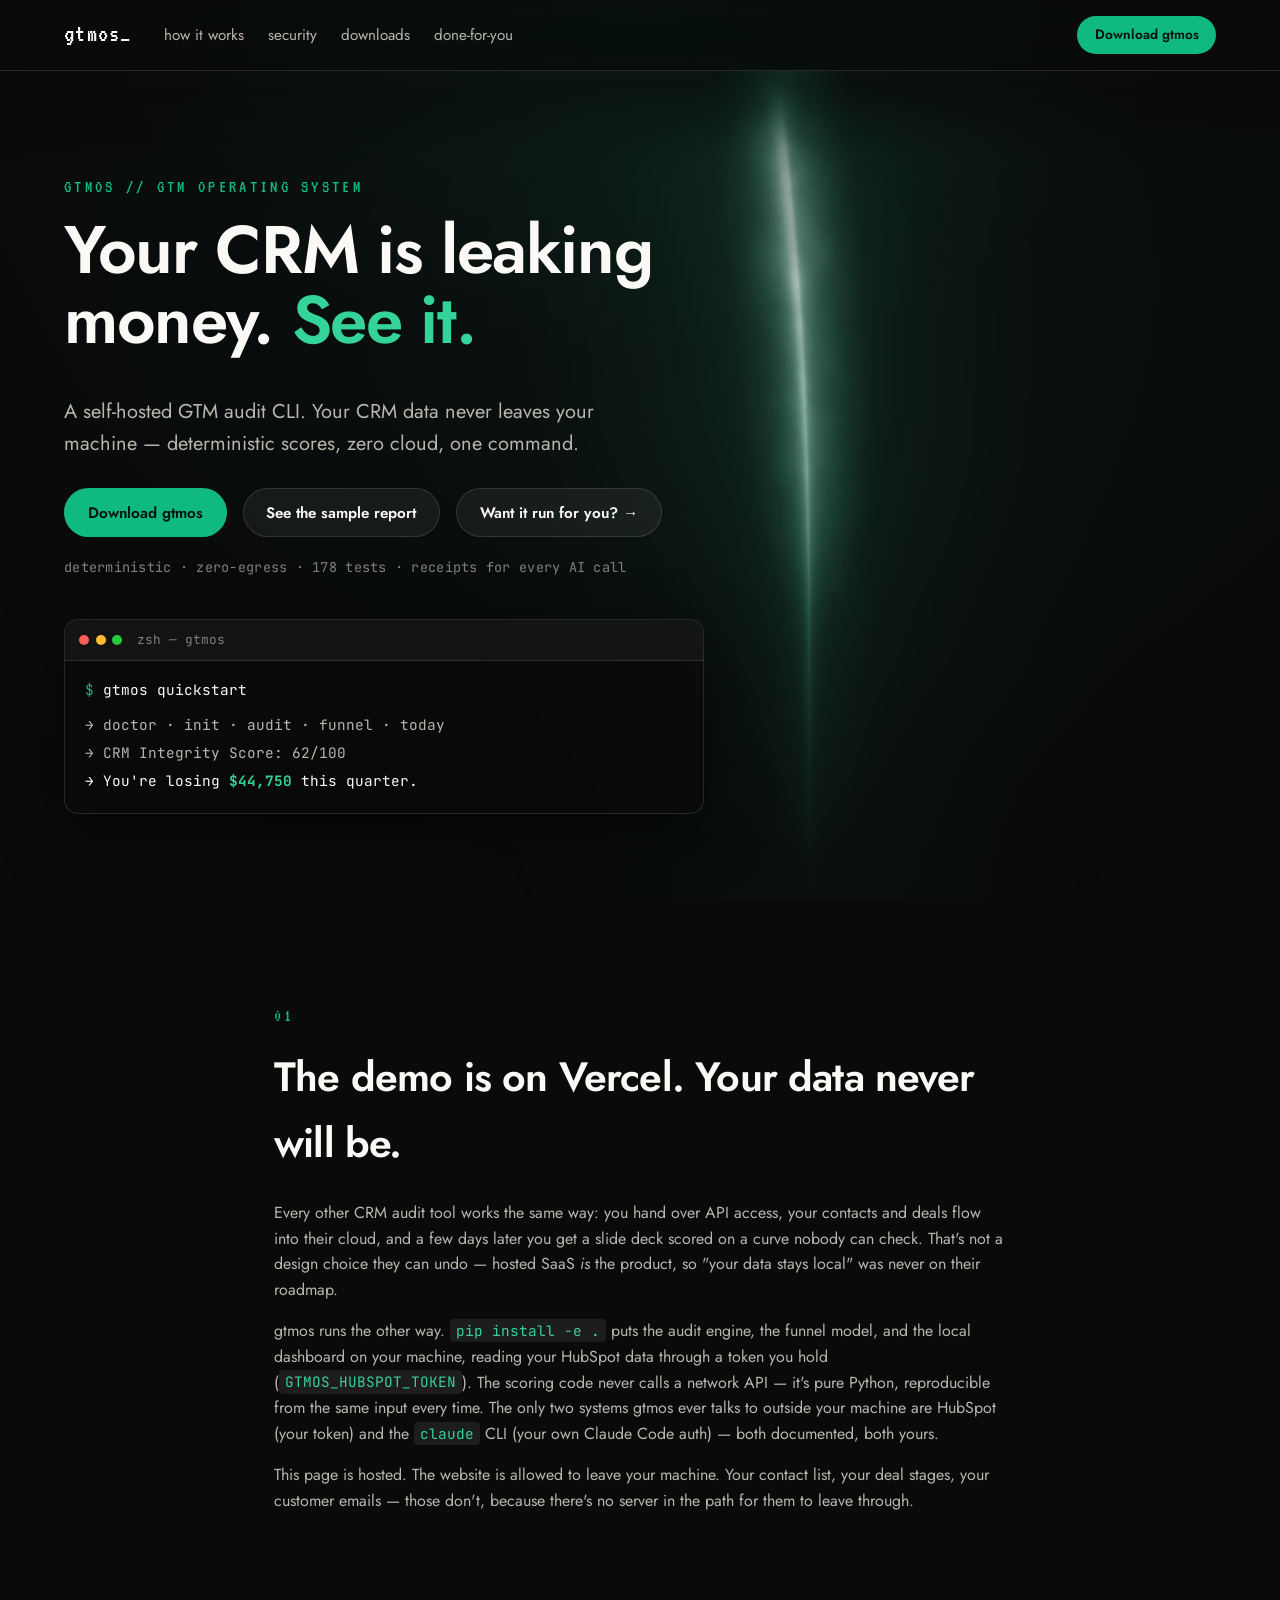
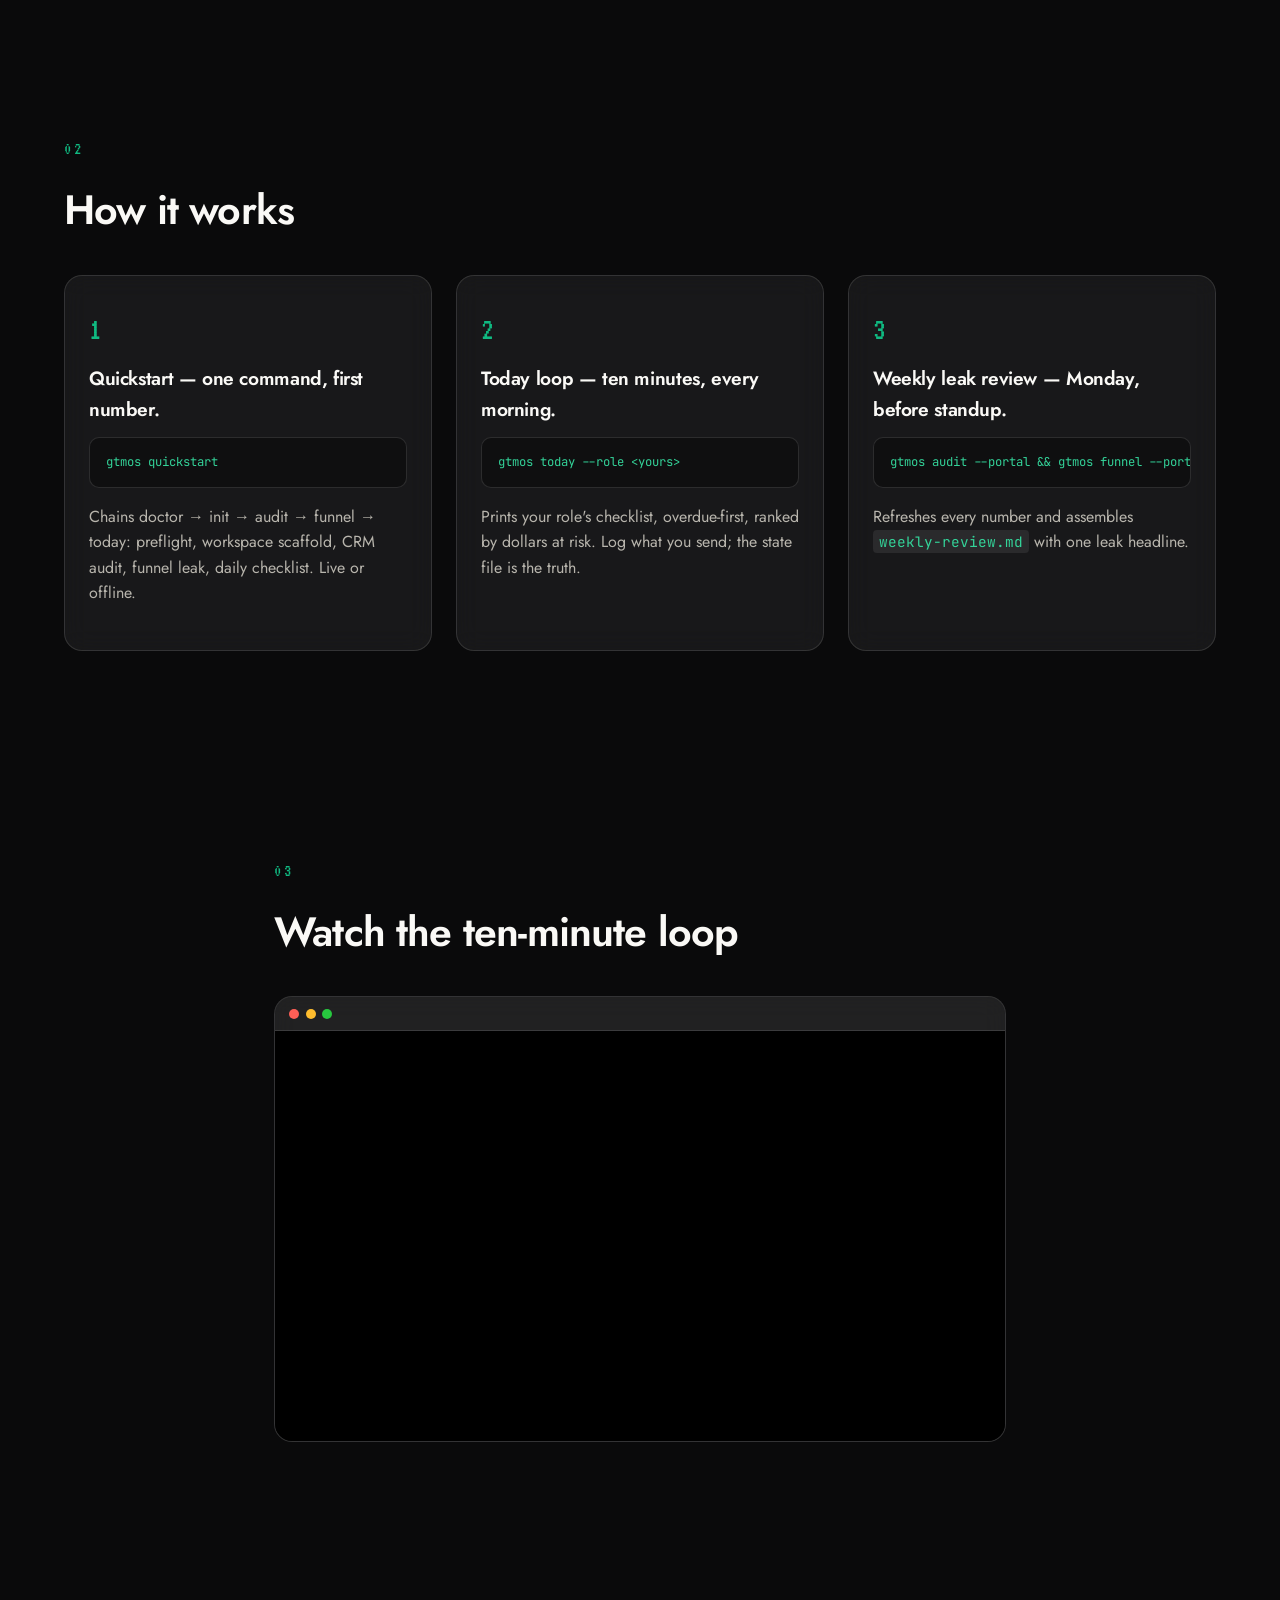
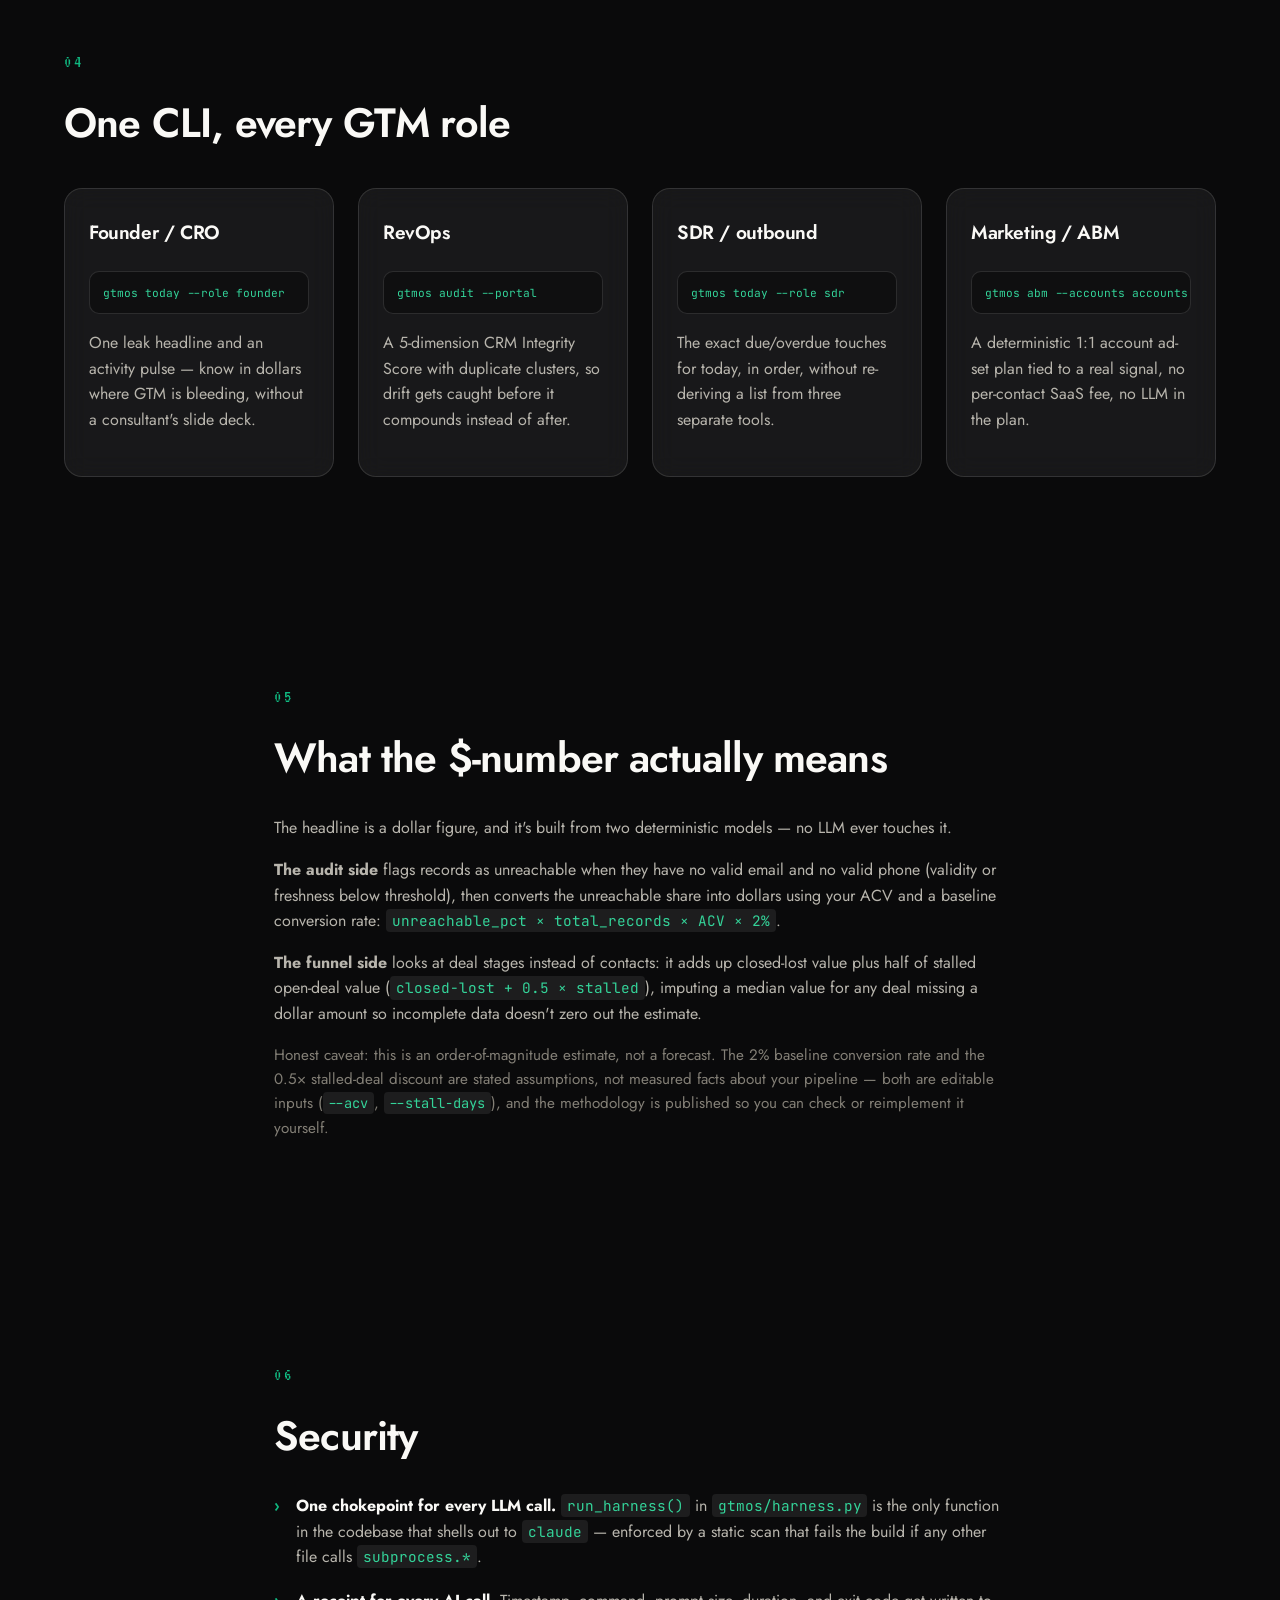
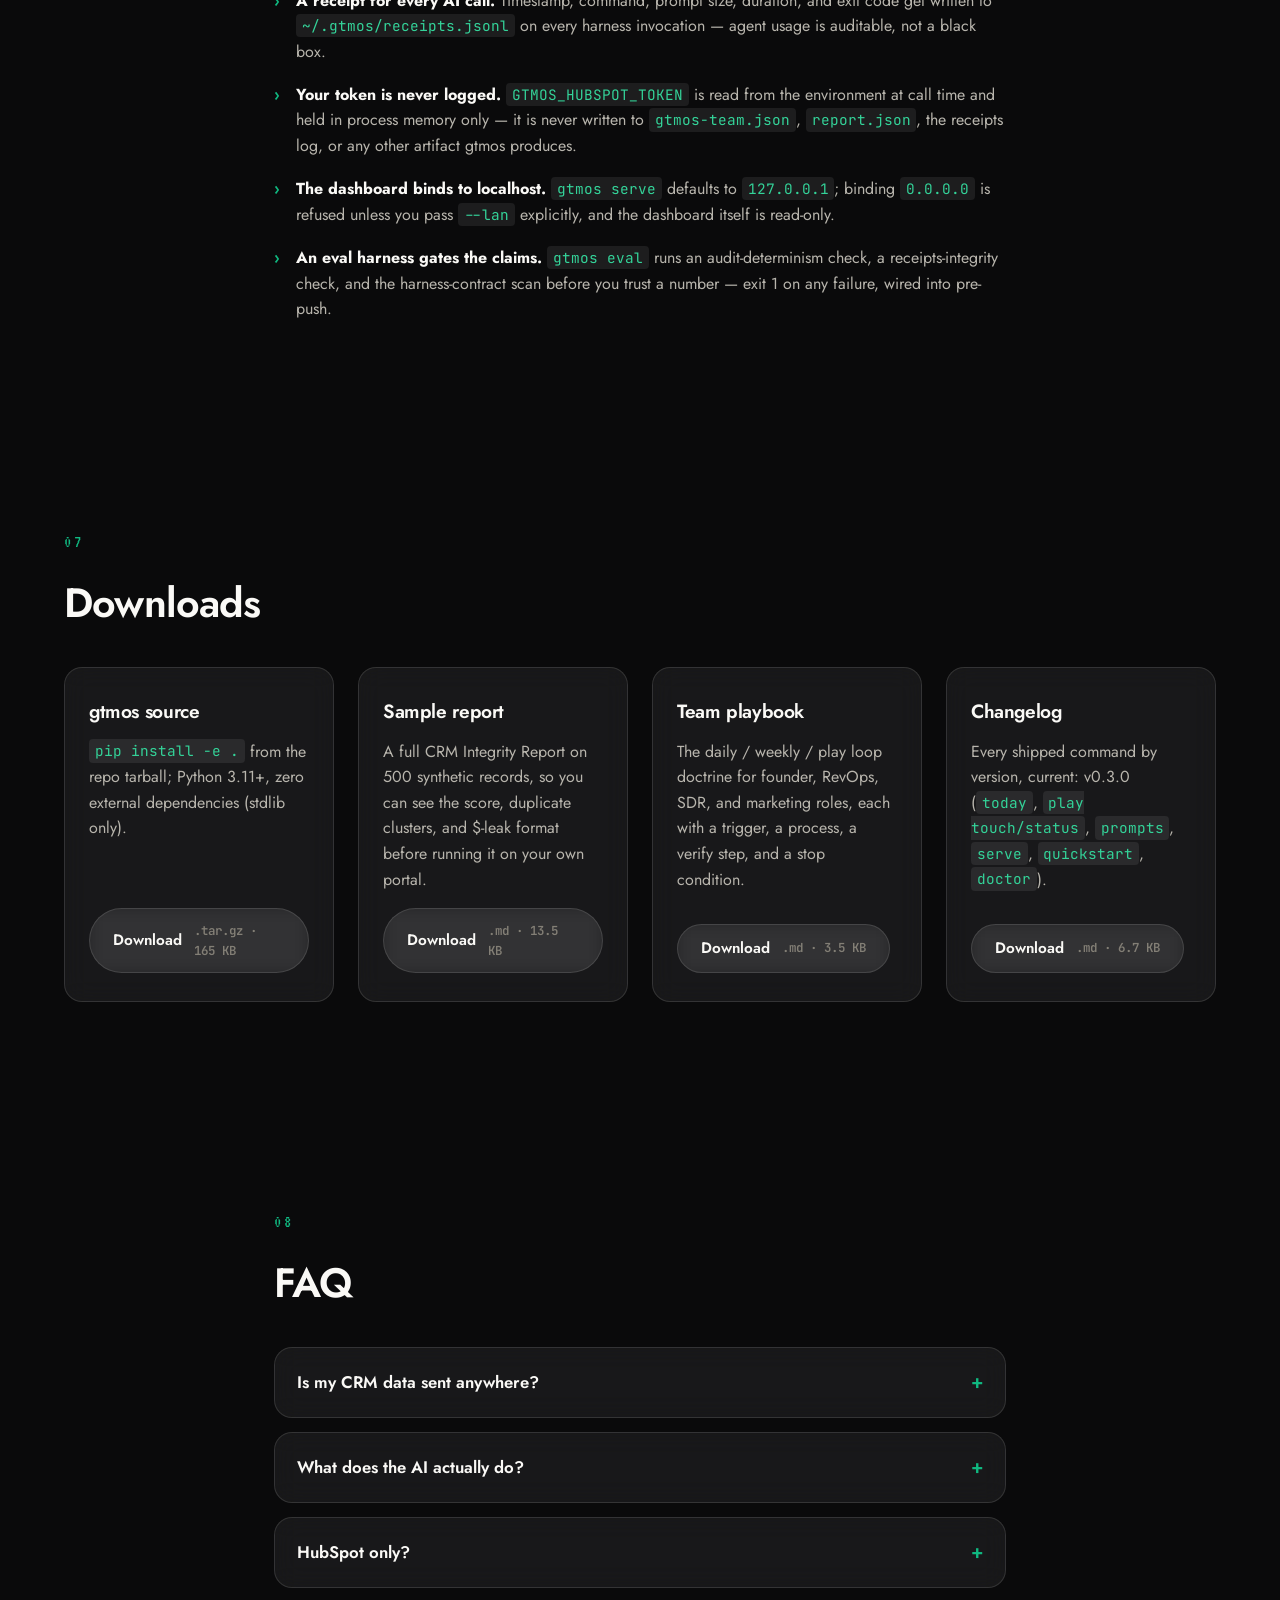
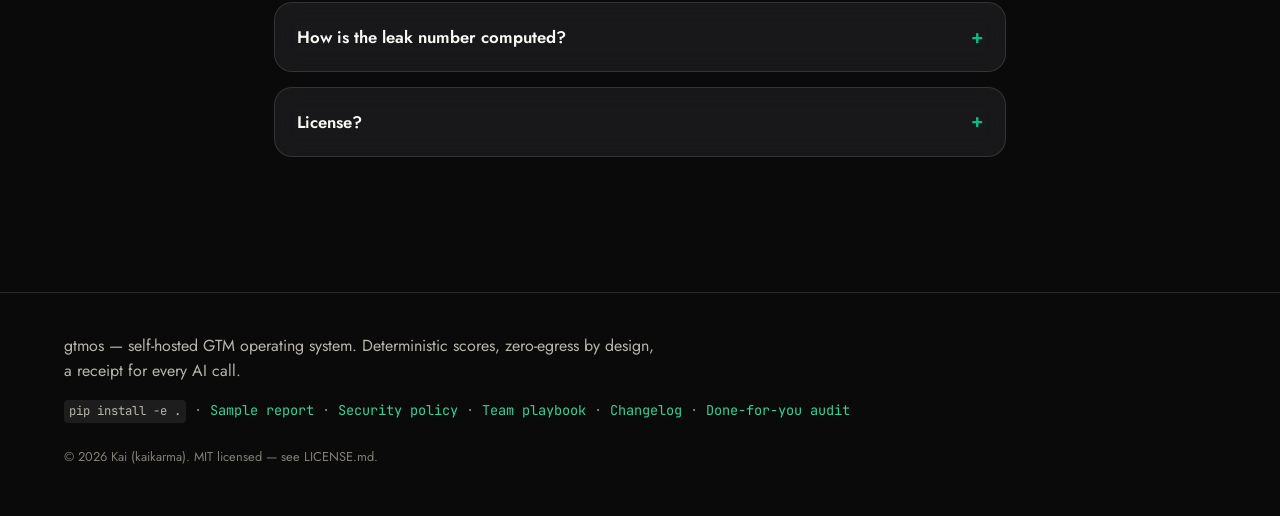
<file: gtmos/index.html>
<!DOCTYPE html>
<html lang="en">
<head>
<meta charset="UTF-8">
<meta name="viewport" content="width=device-width, initial-scale=1.0">
<title>gtmos — see where your CRM is leaking money</title>
<meta name="description" content="A self-hosted GTM audit CLI. Your CRM data never leaves your machine — deterministic scores, zero cloud, one command.">
<meta name="theme-color" content="#0a0a0b">

<meta property="og:title" content="gtmos — see where your CRM is leaking money">
<meta property="og:description" content="A self-hosted GTM audit CLI. Your CRM data never leaves your machine — deterministic scores, zero cloud, one command.">
<meta property="og:type" content="website">

<link rel="icon" type="image/svg+xml" href="./favicon.svg">

<link rel="preconnect" href="https://fonts.googleapis.com">
<link rel="preconnect" href="https://fonts.gstatic.com" crossorigin>
<link href="https://fonts.googleapis.com/css2?family=Jost:wght@400;600&family=VT323&family=JetBrains+Mono:wght@400;500&display=swap" rel="stylesheet">

<noscript><style>.reveal,.reveal .section-inner>*{opacity:1 !important;transform:none !important}</style></noscript>
  <link rel="stylesheet" href="./styles.css">
</head>
<body>

<a class="skip-link" href="#main">Skip to content</a>

<header class="nav" role="banner">
  <div class="nav-inner">
    <a class="nav-logo" href="#top">gtmos_</a>
    <nav class="nav-links" aria-label="Primary">
      <a href="#how-it-works">how it works</a>
      <a href="#security">security</a>
      <a href="#downloads">downloads</a>
      <a href="../">done-for-you</a>
    </nav>
    <a class="btn btn-primary nav-cta" href="#downloads">Download gtmos</a>
  </div>
</header>

<main id="main">

  <!-- HERO -->
  <section class="hero" id="top">
    <canvas id="laser-canvas" aria-hidden="true"></canvas>
    <div class="hero-fallback-glow" aria-hidden="true"></div>

    <div class="hero-inner">
      <p class="eyebrow">gtmos // gtm operating system</p>
      <h1 class="hero-headline">Your CRM is leaking money. <span class="accent-text">See it.</span></h1>
      <p class="hero-subhead">A self-hosted GTM audit CLI. Your CRM data never leaves your machine — deterministic scores, zero cloud, one command.</p>

      <div class="hero-ctas">
        <a class="btn btn-primary" href="./downloads/gtmos-0.3.0-source.tar.gz" download>Download gtmos</a>
        <a class="btn btn-ghost" href="./downloads/SAMPLE-REPORT.md" download>See the sample report</a>
        <a class="btn btn-ghost" href="../">Want it run for you? →</a>
      </div>

      <p class="trust-strip">deterministic <span aria-hidden="true">·</span> zero-egress <span aria-hidden="true">·</span> 178 tests <span aria-hidden="true">·</span> receipts for every AI call</p>

      <div class="terminal" role="img" aria-label="Terminal showing gtmos quickstart command and a leak estimate output">
        <div class="terminal-titlebar">
          <span class="dot dot-red"></span><span class="dot dot-yellow"></span><span class="dot dot-green"></span>
          <span class="terminal-title">zsh — gtmos</span>
        </div>
        <div class="terminal-body">
          <div class="terminal-line">
            <span class="prompt">$</span> <span id="typed-cmd" class="typed"></span><span id="cursor" class="cursor" aria-hidden="true">&#9608;</span>
          </div>
          <div id="terminal-output" class="terminal-output" hidden>
            <div class="out-line">→ doctor · init · audit · funnel · today</div>
            <div class="out-line">→ CRM Integrity Score: 62/100</div>
            <div class="out-line out-leak">→ You're losing <strong>$44,750</strong> this quarter.</div>
          </div>
        </div>
      </div>
    </div>
  </section>

  <!-- SECTION 2: hosted vs local -->
  <section class="section reveal" id="hosted-local">
    <div class="section-inner narrow">
      <p class="eyebrow">01</p>
      <h2>The demo is on Vercel. Your data never will be.</h2>
      <p>Every other CRM audit tool works the same way: you hand over API access, your contacts and deals flow into their cloud, and a few days later you get a slide deck scored on a curve nobody can check. That's not a design choice they can undo — hosted SaaS <em>is</em> the product, so "your data stays local" was never on their roadmap.</p>
      <p>gtmos runs the other way. <code>pip install -e .</code> puts the audit engine, the funnel model, and the local dashboard on your machine, reading your HubSpot data through a token you hold (<code>GTMOS_HUBSPOT_TOKEN</code>). The scoring code never calls a network API — it's pure Python, reproducible from the same input every time. The only two systems gtmos ever talks to outside your machine are HubSpot (your token) and the <code>claude</code> CLI (your own Claude Code auth) — both documented, both yours.</p>
      <p>This page is hosted. The website is allowed to leave your machine. Your contact list, your deal stages, your customer emails — those don't, because there's no server in the path for them to leave through.</p>
    </div>
  </section>

  <!-- SECTION 3: how it works -->
  <section class="section reveal" id="how-it-works">
    <div class="section-inner">
      <p class="eyebrow">02</p>
      <h2>How it works</h2>

      <div class="steps">
        <div class="step glass">
          <p class="step-num">1</p>
          <h3>Quickstart — one command, first number.</h3>
          <pre class="code-block"><code>gtmos quickstart</code></pre>
          <p>Chains doctor → init → audit → funnel → today: preflight, workspace scaffold, CRM audit, funnel leak, daily checklist. Live or offline.</p>
        </div>

        <div class="step glass">
          <p class="step-num">2</p>
          <h3>Today loop — ten minutes, every morning.</h3>
          <pre class="code-block"><code>gtmos today --role &lt;yours&gt;</code></pre>
          <p>Prints your role's checklist, overdue-first, ranked by dollars at risk. Log what you send; the state file is the truth.</p>
        </div>

        <div class="step glass">
          <p class="step-num">3</p>
          <h3>Weekly leak review — Monday, before standup.</h3>
          <pre class="code-block"><code>gtmos audit --portal &amp;&amp; gtmos funnel --portal &amp;&amp; gtmos eval &amp;&amp; gtmos weekly</code></pre>
          <p>Refreshes every number and assembles <code>weekly-review.md</code> with one leak headline.</p>
        </div>
      </div>
    </div>
  </section>

  <!-- DEMO VIDEO -->
  <section class="section reveal" id="demo">
    <div class="section-inner narrow">
      <p class="eyebrow">03</p>
      <h2>Watch the ten-minute loop</h2>
      <div class="browser-frame glass">
        <div class="browser-titlebar">
          <span class="dot dot-red"></span><span class="dot dot-yellow"></span><span class="dot dot-green"></span>
        </div>
        <div class="video-wrap">
          <video
            id="demo-video"
            src="./assets/gtmos-demo.mp4"
            muted
            loop
            playsinline
            preload="metadata"
            aria-label="gtmos demo: quickstart, today loop, and weekly leak review in the terminal"
          ></video>
        </div>
      </div>
    </div>
  </section>

  <!-- ROLE GRID -->
  <section class="section reveal" id="roles">
    <div class="section-inner">
      <p class="eyebrow">04</p>
      <h2>One CLI, every GTM role</h2>

      <div class="grid grid-4">
        <article class="card glass">
          <h3>Founder / CRO</h3>
          <pre class="code-block small"><code>gtmos today --role founder</code></pre>
          <p>One leak headline and an activity pulse — know in dollars where GTM is bleeding, without a consultant's slide deck.</p>
        </article>

        <article class="card glass">
          <h3>RevOps</h3>
          <pre class="code-block small"><code>gtmos audit --portal</code></pre>
          <p>A 5-dimension CRM Integrity Score with duplicate clusters, so drift gets caught before it compounds instead of after.</p>
        </article>

        <article class="card glass">
          <h3>SDR / outbound</h3>
          <pre class="code-block small"><code>gtmos today --role sdr</code></pre>
          <p>The exact due/overdue touches for today, in order, without re-deriving a list from three separate tools.</p>
        </article>

        <article class="card glass">
          <h3>Marketing / ABM</h3>
          <pre class="code-block small"><code>gtmos abm --accounts accounts.json --out ./abm-out</code></pre>
          <p>A deterministic 1:1 account ad-set plan tied to a real signal, no per-contact SaaS fee, no LLM in the plan.</p>
        </article>
      </div>
    </div>
  </section>

  <!-- LEAK MODEL -->
  <section class="section reveal" id="leak-model">
    <div class="section-inner narrow">
      <p class="eyebrow">05</p>
      <h2>What the $-number actually means</h2>
      <p>The headline is a dollar figure, and it's built from two deterministic models — no LLM ever touches it.</p>
      <p><strong>The audit side</strong> flags records as unreachable when they have no valid email and no valid phone (validity or freshness below threshold), then converts the unreachable share into dollars using your ACV and a baseline conversion rate: <code>unreachable_pct × total_records × ACV × 2%</code>.</p>
      <p><strong>The funnel side</strong> looks at deal stages instead of contacts: it adds up closed-lost value plus half of stalled open-deal value (<code>closed-lost + 0.5 × stalled</code>), imputing a median value for any deal missing a dollar amount so incomplete data doesn't zero out the estimate.</p>
      <p class="caveat">Honest caveat: this is an order-of-magnitude estimate, not a forecast. The 2% baseline conversion rate and the 0.5× stalled-deal discount are stated assumptions, not measured facts about your pipeline — both are editable inputs (<code>--acv</code>, <code>--stall-days</code>), and the methodology is published so you can check or reimplement it yourself.</p>
    </div>
  </section>

  <!-- SECURITY -->
  <section class="section reveal" id="security">
    <div class="section-inner narrow">
      <p class="eyebrow">06</p>
      <h2>Security</h2>
      <ul class="security-list">
        <li><strong>One chokepoint for every LLM call.</strong> <code>run_harness()</code> in <code>gtmos/harness.py</code> is the only function in the codebase that shells out to <code>claude</code> — enforced by a static scan that fails the build if any other file calls <code>subprocess.*</code>.</li>
        <li><strong>A receipt for every AI call.</strong> Timestamp, command, prompt size, duration, and exit code get written to <code>~/.gtmos/receipts.jsonl</code> on every harness invocation — agent usage is auditable, not a black box.</li>
        <li><strong>Your token is never logged.</strong> <code>GTMOS_HUBSPOT_TOKEN</code> is read from the environment at call time and held in process memory only — it is never written to <code>gtmos-team.json</code>, <code>report.json</code>, the receipts log, or any other artifact gtmos produces.</li>
        <li><strong>The dashboard binds to localhost.</strong> <code>gtmos serve</code> defaults to <code>127.0.0.1</code>; binding <code>0.0.0.0</code> is refused unless you pass <code>--lan</code> explicitly, and the dashboard itself is read-only.</li>
        <li><strong>An eval harness gates the claims.</strong> <code>gtmos eval</code> runs an audit-determinism check, a receipts-integrity check, and the harness-contract scan before you trust a number — exit 1 on any failure, wired into pre-push.</li>
      </ul>
    </div>
  </section>

  <!-- DOWNLOADS -->
  <section class="section reveal" id="downloads">
    <div class="section-inner">
      <p class="eyebrow">07</p>
      <h2>Downloads</h2>

      <div class="grid grid-4">
        <article class="card glass download-card">
          <h3>gtmos source</h3>
          <p><code>pip install -e .</code> from the repo tarball; Python 3.11+, zero external dependencies (stdlib only).</p>
          <a class="btn btn-ghost download-btn" href="./downloads/gtmos-0.3.0-source.tar.gz" download>
            Download <span class="filesize">.tar.gz · 165 KB</span>
          </a>
        </article>

        <article class="card glass download-card">
          <h3>Sample report</h3>
          <p>A full CRM Integrity Report on 500 synthetic records, so you can see the score, duplicate clusters, and $-leak format before running it on your own portal.</p>
          <a class="btn btn-ghost download-btn" href="./downloads/SAMPLE-REPORT.md" download>
            Download <span class="filesize">.md · 13.5 KB</span>
          </a>
        </article>

        <article class="card glass download-card">
          <h3>Team playbook</h3>
          <p>The daily / weekly / play loop doctrine for founder, RevOps, SDR, and marketing roles, each with a trigger, a process, a verify step, and a stop condition.</p>
          <a class="btn btn-ghost download-btn" href="./downloads/TEAM-PLAYBOOK.md" download>
            Download <span class="filesize">.md · 3.5 KB</span>
          </a>
        </article>

        <article class="card glass download-card">
          <h3>Changelog</h3>
          <p>Every shipped command by version, current: v0.3.0 (<code>today</code>, <code>play touch/status</code>, <code>prompts</code>, <code>serve</code>, <code>quickstart</code>, <code>doctor</code>).</p>
          <a class="btn btn-ghost download-btn" href="./downloads/CHANGELOG.md" download>
            Download <span class="filesize">.md · 6.7 KB</span>
          </a>
        </article>
      </div>
    </div>
  </section>

  <!-- FAQ -->
  <section class="section reveal" id="faq">
    <div class="section-inner narrow">
      <p class="eyebrow">08</p>
      <h2>FAQ</h2>

      <div class="faq-list">
        <details class="faq-item glass">
          <summary>Is my CRM data sent anywhere?</summary>
          <p>No. The audit and funnel engines run as plain Python on your machine and never make a network call. The only two systems gtmos talks to outside your machine are the HubSpot API (your own token) and the local <code>claude</code> CLI subprocess (your own Claude Code auth) — both are things you already hold, not a new vendor.</p>
        </details>

        <details class="faq-item glass">
          <summary>What does the AI actually do?</summary>
          <p>It never touches a score. LLM calls are limited to a handful of commands — <code>prospect</code>, <code>stalk</code>, <code>draft</code>, <code>brief</code>, and <code>play run --draft</code> — that draft outreach copy or research, all routed through one chokepoint (<code>run_harness()</code>) with a receipt written for every call. Audit, funnel, eval, weekly, and play planning are deterministic Python with no model in the loop.</p>
        </details>

        <details class="faq-item glass">
          <summary>HubSpot only?</summary>
          <p>Today, yes — the audit and funnel engines are built against HubSpot's contact/company and deal model. The scoring methodology itself is CRM-agnostic; other CRM adapters are on the roadmap, gated on a paying or piloting customer whose primary CRM isn't HubSpot.</p>
        </details>

        <details class="faq-item glass">
          <summary>How is the leak number computed?</summary>
          <p>Two published, deterministic formulas: on the audit side, <code>unreachable_pct × total_records × ACV × 2%</code>; on the funnel side, <code>closed-lost value + 0.5 × stalled open value</code> with median imputation for unvalued deals. Full methodology is documented, not a black box — you can check the math or reimplement it yourself.</p>
        </details>

        <details class="faq-item glass">
          <summary>License?</summary>
          <p>MIT. The source download and everything on this site are MIT-licensed: use, modify and redistribute freely.</p>
        </details>
      </div>
    </div>
  </section>

</main>

<footer class="footer" role="contentinfo">
  <div class="section-inner">
    <p class="footer-tagline">gtmos — self-hosted GTM operating system. Deterministic scores, zero-egress by design, a receipt for every AI call.</p>
    <p class="footer-links">
      <code>pip install -e .</code>
      <span aria-hidden="true">·</span>
      <a href="./downloads/SAMPLE-REPORT.md" download>Sample report</a>
      <span aria-hidden="true">·</span>
      <a href="#security">Security policy</a>
      <span aria-hidden="true">·</span>
      <a href="./downloads/TEAM-PLAYBOOK.md" download>Team playbook</a>
      <span aria-hidden="true">·</span>
      <a href="./downloads/CHANGELOG.md" download>Changelog</a>
      <span aria-hidden="true">·</span>
      <a href="../">Done-for-you audit</a>
    </p>
    <p class="footer-legal">© 2026 Kai (kaikarma). MIT licensed — see LICENSE.md.</p>
  </div>
</footer>

<script src="./laser.js"></script>
<script src="./main.js"></script>
</body>
</html>
</file>
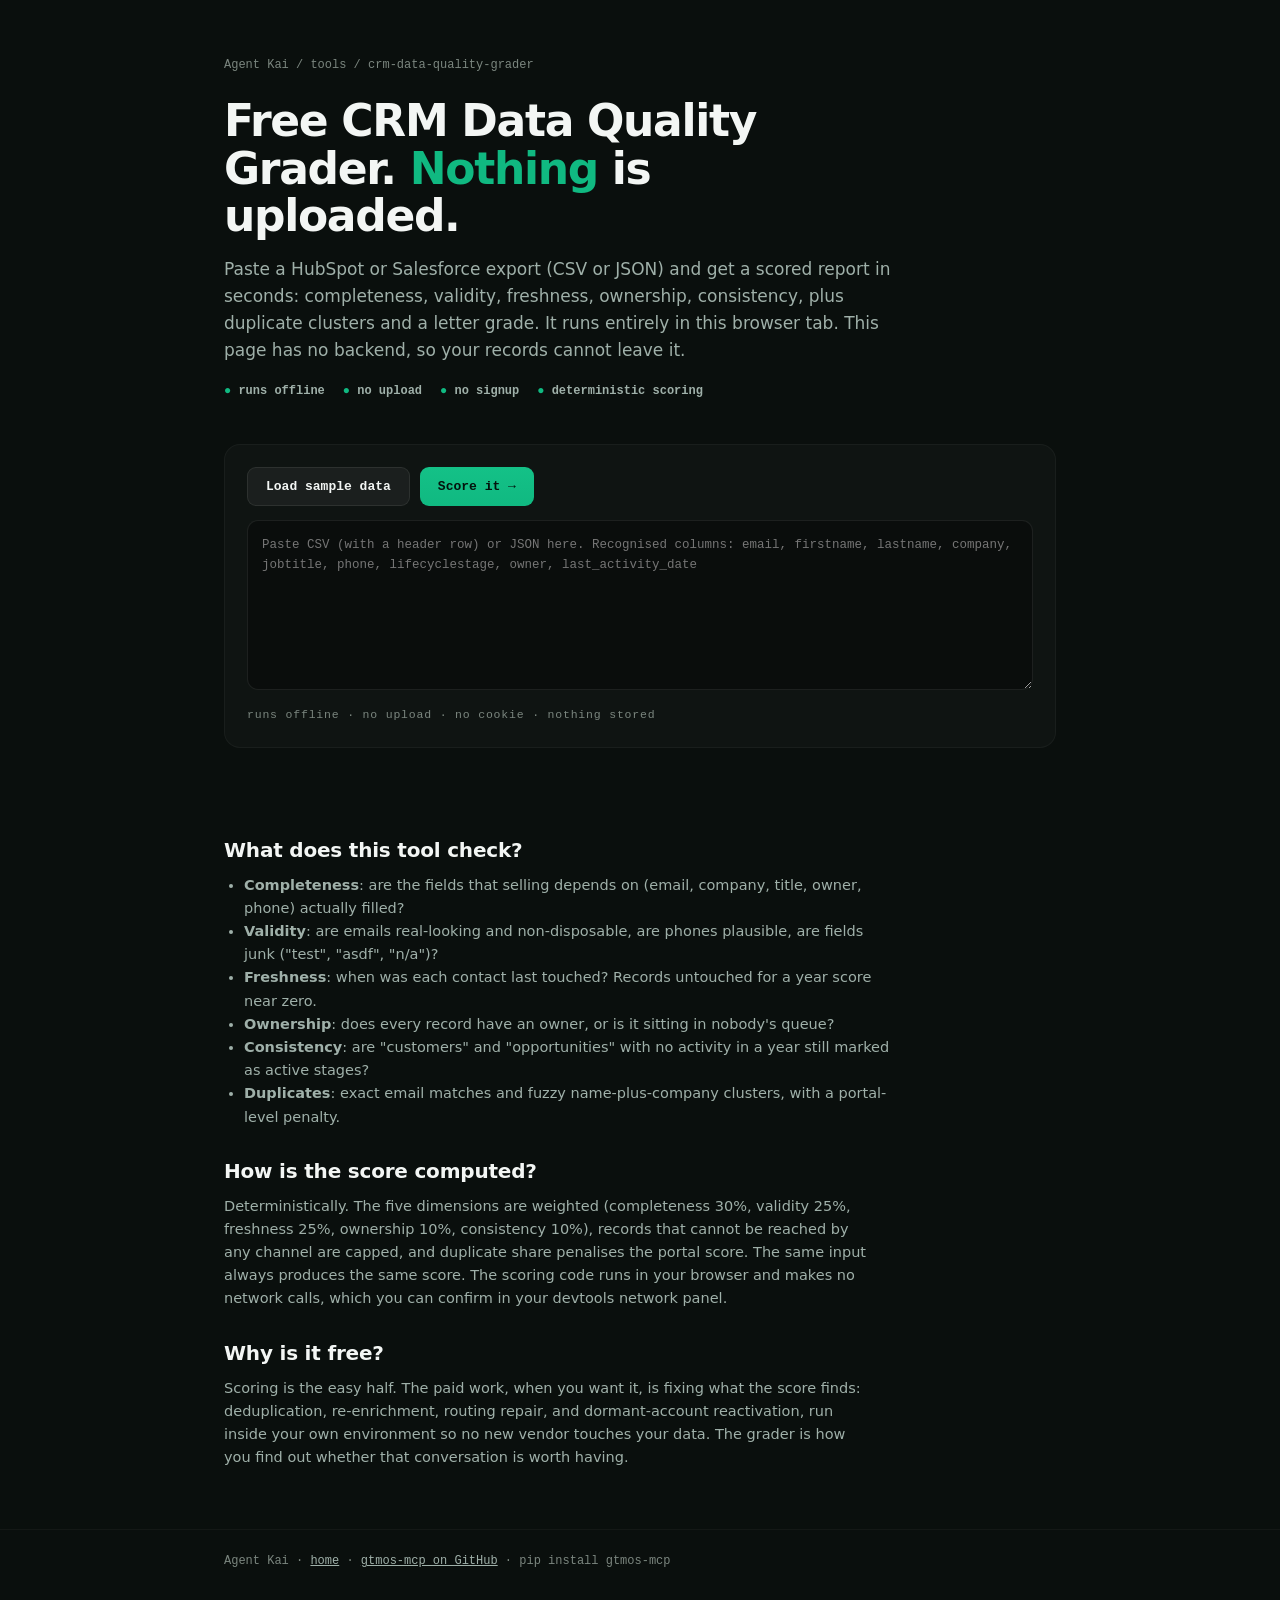
<file: tools/crm-data-quality-grader/index.html>
<!DOCTYPE html>
<html lang="en">
<head>
<meta charset="UTF-8" />
<meta name="viewport" content="width=device-width, initial-scale=1.0" />
<title>Free CRM Data Quality Grader - score your HubSpot or Salesforce export in your browser</title>
<meta name="description" content="Paste a CRM export and get a data quality score in seconds: completeness, validity, freshness, duplicates. Runs entirely in your browser. Nothing is uploaded." />
<meta name="robots" content="index, follow" />
<meta name="theme-color" content="#0a0f0d" />
<link rel="canonical" href="https://kai8karma.github.io/agentkai/tools/crm-data-quality-grader/" />
<meta property="og:type" content="website" />
<meta property="og:site_name" content="Agent Kai" />
<meta property="og:title" content="Free CRM Data Quality Grader" />
<meta property="og:description" content="Score your CRM export in your browser. Five dimensions, duplicate detection, letter grade. Nothing is uploaded." />
<meta property="og:url" content="https://kai8karma.github.io/agentkai/tools/crm-data-quality-grader/" />
<meta property="og:image" content="https://kai8karma.github.io/agentkai/og.png" />
<link rel="icon" type="image/svg+xml" href="../../favicon.svg" />
<script type="application/ld+json">
{"@context":"https://schema.org","@type":"WebApplication","name":"CRM Data Quality Grader","url":"https://kai8karma.github.io/agentkai/tools/crm-data-quality-grader/","applicationCategory":"BusinessApplication","operatingSystem":"Any (browser)","offers":{"@type":"Offer","price":"0","priceCurrency":"USD"},"description":"Free in-browser CRM data quality scorer: completeness, validity, freshness, ownership, consistency, duplicate clusters. No upload; data never leaves the browser.","publisher":{"@type":"Organization","name":"Agent Kai","url":"https://kai8karma.github.io/agentkai/"}}
</script>
<style>
:root{--bg:#0a0f0d;--panel:rgba(255,255,255,.025);--ink:#f3f6f4;--muted:#9fb0a9;--muted-2:#7b867f;--accent:#10b981;--accent-2:#93f0c9;--line:rgba(255,255,255,.08);--line-2:rgba(255,255,255,.04)}
*{margin:0;padding:0;box-sizing:border-box}
body{background:var(--bg);color:var(--ink);font-family:-apple-system,BlinkMacSystemFont,"SF Pro Display","SF Pro Text",Inter,"Segoe UI",system-ui,sans-serif;-webkit-font-smoothing:antialiased;line-height:1.6}
.mono{font-family:ui-monospace,"SF Mono","JetBrains Mono",monospace}
a{color:var(--accent-2)}
.wrap{max-width:880px;margin:0 auto;padding:0 24px}
header{padding:56px 0 8px}
.crumb{font-family:ui-monospace,monospace;font-size:12px;color:var(--muted-2);margin-bottom:22px}
.crumb a{color:var(--muted-2);text-decoration:none}
h1{font-weight:800;font-size:clamp(30px,5vw,44px);letter-spacing:-.03em;line-height:1.08;max-width:22ch}
h1 .hl{color:var(--accent)}
.lede{margin-top:16px;font-size:17px;font-weight:300;color:var(--muted);max-width:64ch}
.badges{margin-top:18px;display:flex;flex-wrap:wrap;gap:8px 18px;font-family:ui-monospace,monospace;font-size:12px;color:var(--muted-2)}
.badges b{color:var(--muted)}
.dot{color:var(--accent)}
.ad-shell{margin:34px 0;background:var(--panel);border:1px solid var(--line-2);border-radius:16px;padding:22px}
.ad-controls{display:flex;gap:10px;flex-wrap:wrap;margin-bottom:14px}
.btn{font-family:ui-monospace,monospace;font-weight:700;font-size:13px;padding:11px 18px;border-radius:9px;cursor:pointer;border:none;text-decoration:none;display:inline-flex;align-items:center;gap:8px}
.btn-primary{background:linear-gradient(180deg,#14c187,#10b981);color:#04130d}
.btn-ghost{background:rgba(255,255,255,.05);color:var(--ink);border:1px solid var(--line)}
#ad-input{width:100%;background:rgba(0,0,0,.32);color:var(--ink);border:1px solid var(--line);border-radius:11px;padding:14px;font-family:ui-monospace,monospace;font-size:12.5px;line-height:1.6;resize:vertical;min-height:150px}
#ad-input:focus{outline:none;border-color:var(--accent)}
.ad-note{font-size:11.5px;color:var(--muted-2);letter-spacing:.07em;margin-top:9px}
.ad-error{margin-top:12px;color:#ffb38a;font-size:14px}
.ad-headline{display:flex;gap:26px;align-items:center;flex-wrap:wrap;margin-top:20px;padding-top:18px;border-top:1px solid var(--line-2)}
.ad-score{display:flex;align-items:baseline;gap:9px}
.ad-score-val{font-size:46px;font-weight:700;color:var(--accent);letter-spacing:-.03em}
.ad-grade{font-size:20px;font-weight:800;color:var(--muted)}
.ad-facts p{font-size:13.5px;color:var(--muted);font-weight:300}
.ad-facts b{color:var(--ink)}
.ad-dims{margin-top:18px;display:flex;flex-direction:column;gap:8px}
.ad-dim{display:grid;grid-template-columns:104px 1fr 44px;align-items:center;gap:10px;font-size:13px}
.ad-dim-name{color:var(--muted)}
.ad-bar{height:6px;background:rgba(255,255,255,.07);border-radius:4px;overflow:hidden;display:block}
.ad-bar i{display:block;height:100%;background:var(--accent);border-radius:4px}
.ad-dim-val{color:var(--ink);text-align:right;font-size:12px}
.ad-table{width:100%;margin-top:20px;border-collapse:collapse;font-size:13px}
.ad-table th{text-align:left;font-size:10.5px;letter-spacing:.09em;text-transform:uppercase;color:var(--muted-2);font-weight:500;padding-bottom:8px;border-bottom:1px solid var(--line-2)}
.ad-table td{padding:8px 0;border-bottom:1px solid var(--line-2);color:var(--muted)}
.ad-proof{margin-top:16px;font-size:12.5px;color:var(--accent-2)}
#ad-after{margin-top:20px;padding-top:18px;border-top:1px solid var(--line-2)}
.ad-after-copy{font-size:14.5px;color:var(--muted);font-weight:300;max-width:62ch;margin-bottom:14px}
.ad-after-copy b{color:var(--ink)}
section.seo{padding:26px 0 60px}
section.seo h2{font-size:20px;font-weight:800;letter-spacing:-.01em;margin:26px 0 8px}
section.seo p,section.seo li{font-size:14.5px;color:var(--muted);font-weight:300;max-width:70ch}
section.seo ul{padding-left:20px;margin-top:6px}
footer{border-top:1px solid var(--line-2);padding:22px 0 40px;font-family:ui-monospace,monospace;font-size:12px;color:var(--muted-2)}
footer a{color:var(--muted)}
@media(max-width:600px){.ad-dim{grid-template-columns:86px 1fr 40px}.ad-score-val{font-size:38px}}
</style>
</head>
<body>
<header>
  <div class="wrap">
    <div class="crumb"><a href="../../">Agent Kai</a> / tools / crm-data-quality-grader</div>
    <h1>Free CRM Data Quality Grader. <span class="hl">Nothing</span> is uploaded.</h1>
    <p class="lede">Paste a HubSpot or Salesforce export (CSV or JSON) and get a scored report in seconds:
    completeness, validity, freshness, ownership, consistency, plus duplicate clusters and a letter grade.
    It runs entirely in this browser tab. This page has no backend, so your records cannot leave it.</p>
    <div class="badges">
      <span><span class="dot">●</span> <b>runs offline</b></span>
      <span><span class="dot">●</span> <b>no upload</b></span>
      <span><span class="dot">●</span> <b>no signup</b></span>
      <span><span class="dot">●</span> <b>deterministic scoring</b></span>
    </div>
  </div>
</header>

<main>
  <div class="wrap">
    <div class="ad-shell">
      <div class="ad-controls">
        <button class="btn btn-ghost" id="ad-sample" type="button">Load sample data</button>
        <button class="btn btn-primary" id="ad-run" type="button">Score it &rarr;</button>
      </div>
      <textarea id="ad-input" spellcheck="false" rows="7" placeholder="Paste CSV (with a header row) or JSON here. Recognised columns: email, firstname, lastname, company, jobtitle, phone, lifecyclestage, owner, last_activity_date"></textarea>
      <p class="ad-note mono">runs offline &middot; no upload &middot; no cookie &middot; nothing stored</p>
      <p class="ad-error" id="ad-error" hidden></p>
      <div id="ad-results" hidden></div>
      <div id="ad-after" hidden>
        <p class="ad-after-copy">That score is the free part. Fixing it is the work: deduplication, re-enrichment,
        routing repair, and a system your own Claude runs daily. <b>First 50 accounts audited free.</b>
        Or connect the same engine to your live CRM through your own Claude: <span class="mono">pip install gtmos-mcp</span></p>
        <a class="btn btn-primary" href="mailto:kai8karma@gmail.com?subject=Free%20pipeline%20audit&body=Hi%20Kai%2C%20I%20ran%20the%20browser%20grader.%20Score%3A%20%5Bpaste%5D.%20CRM%3A%20%5BHubSpot%2FSalesforce%5D.%20Team%20size%3A%20%5B%5D.">Get the full audit free &rarr;</a>
        <a class="btn btn-ghost" href="https://github.com/Kai8karma/gtmos-mcp">See the engine on GitHub &rarr;</a>
      </div>
    </div>

    <section class="seo">
      <h2>What does this tool check?</h2>
      <ul>
        <li><b>Completeness</b>: are the fields that selling depends on (email, company, title, owner, phone) actually filled?</li>
        <li><b>Validity</b>: are emails real-looking and non-disposable, are phones plausible, are fields junk ("test", "asdf", "n/a")?</li>
        <li><b>Freshness</b>: when was each contact last touched? Records untouched for a year score near zero.</li>
        <li><b>Ownership</b>: does every record have an owner, or is it sitting in nobody's queue?</li>
        <li><b>Consistency</b>: are "customers" and "opportunities" with no activity in a year still marked as active stages?</li>
        <li><b>Duplicates</b>: exact email matches and fuzzy name-plus-company clusters, with a portal-level penalty.</li>
      </ul>
      <h2>How is the score computed?</h2>
      <p>Deterministically. The five dimensions are weighted (completeness 30%, validity 25%, freshness 25%,
      ownership 10%, consistency 10%), records that cannot be reached by any channel are capped, and duplicate
      share penalises the portal score. The same input always produces the same score. The scoring code runs
      in your browser and makes no network calls, which you can confirm in your devtools network panel.</p>
      <h2>Why is it free?</h2>
      <p>Scoring is the easy half. The paid work, when you want it, is fixing what the score finds:
      deduplication, re-enrichment, routing repair, and dormant-account reactivation, run inside your own
      environment so no new vendor touches your data. The grader is how you find out whether that
      conversation is worth having.</p>
    </section>
  </div>
</main>

<footer>
  <div class="wrap">Agent Kai &middot; <a href="../../">home</a> &middot; <a href="https://github.com/Kai8karma/gtmos-mcp">gtmos-mcp on GitHub</a> &middot; <span class="mono">pip install gtmos-mcp</span></div>
</footer>

<script src="grader.js" defer></script>
</body>
</html>
</file>
<file: gtmos/styles.css>
/* gtmos landing — terminal OS meets premium glass */

:root {
  --bg: #0a0a0b;
  --bg-soft: #121110;
  --fg: #faf9f6;
  --fg-dim: #b8b5ad;
  --fg-faint: #837f76;
  --emerald: #10B981;
  --emerald-bright: #34d399;
  --glass-bg: rgba(255, 255, 255, 0.06);
  --glass-bg-strong: rgba(255, 255, 255, 0.1);
  --glass-border: rgba(255, 255, 255, 0.12);
  --radius: 18px;
  --font-head: 'Jost', sans-serif;
  --font-label: 'VT323', monospace;
  --font-mono: 'JetBrains Mono', monospace;
  --max-w: 1200px;
}

* { box-sizing: border-box; }

html {
  scroll-behavior: smooth;
}

body {
  margin: 0;
  background: var(--bg);
  color: var(--fg);
  font-family: var(--font-head);
  font-weight: 400;
  line-height: 1.6;
  -webkit-font-smoothing: antialiased;
}

@media (prefers-reduced-motion: reduce) {
  html { scroll-behavior: auto; }
}

img, video { max-width: 100%; display: block; }

a {
  color: var(--emerald-bright);
  text-decoration: none;
}
a:hover { text-decoration: underline; }

code, pre, .filesize {
  font-family: var(--font-mono);
}

code {
  background: rgba(255, 255, 255, 0.08);
  padding: 0.15em 0.4em;
  border-radius: 4px;
  font-size: 0.9em;
  color: var(--emerald-bright);
}

:focus-visible {
  outline: 2px solid var(--emerald-bright);
  outline-offset: 3px;
  border-radius: 4px;
}

.skip-link {
  position: absolute;
  left: -9999px;
  top: 0;
  background: var(--emerald);
  color: #04140d;
  padding: 0.75rem 1.25rem;
  z-index: 1000;
  border-radius: 0 0 8px 0;
}
.skip-link:focus {
  left: 0;
}

h1, h2, h3 {
  font-family: var(--font-head);
  font-weight: 600;
  letter-spacing: -0.02em;
  margin: 0 0 0.6em;
}

h2 { font-size: clamp(1.8rem, 3.2vw, 2.6rem); }
h3 { font-size: 1.2rem; }

p { margin: 0 0 1em; color: var(--fg-dim); }

.eyebrow {
  font-family: var(--font-label);
  font-size: 1.15rem;
  letter-spacing: 0.18em;
  text-transform: uppercase;
  color: var(--emerald);
  margin: 0 0 0.75em;
}

.accent-text { color: var(--emerald-bright); }

/* ---------- layout helpers ---------- */

.section-inner {
  max-width: var(--max-w);
  margin: 0 auto;
  padding: 0 1.5rem;
}
.section-inner.narrow { max-width: 780px; }

.section {
  padding: clamp(3.5rem, 8vw, 6.5rem) 0;
  position: relative;
}

/* subtle background depth: one soft emerald radial glow */
body {
  background-image: radial-gradient(
    ellipse 900px 600px at 50% 0%,
    rgba(16, 185, 129, 0.08),
    transparent 60%
  );
  background-repeat: no-repeat;
}

/* ---------- glass ---------- */

.glass {
  background: var(--glass-bg);
  border: 1px solid var(--glass-border);
  border-radius: var(--radius);
  backdrop-filter: blur(12px) saturate(180%);
  -webkit-backdrop-filter: blur(12px) saturate(180%);
}

/* ---------- buttons ---------- */

.btn {
  display: inline-flex;
  align-items: center;
  gap: 0.5em;
  padding: 0.75em 1.5em;
  border-radius: 999px;
  font-family: var(--font-head);
  font-weight: 600;
  font-size: 0.95rem;
  cursor: pointer;
  border: 1px solid transparent;
  transition: transform 0.15s ease, background 0.15s ease, border-color 0.15s ease;
  text-decoration: none;
}
.btn:active {
  transform: scale(0.97);
  transition-duration: 80ms;
}
.btn:hover { transform: translateY(-1px); text-decoration: none; }

.btn-primary {
  background: var(--emerald);
  color: #04140d;
}
.btn-primary:hover { background: var(--emerald-bright); }

.btn-ghost {
  background: var(--glass-bg);
  color: var(--fg);
  border-color: var(--glass-border);
  backdrop-filter: blur(8px);
}
.btn-ghost:hover { border-color: var(--emerald); }

/* ---------- nav ---------- */

.nav {
  position: sticky;
  top: 0;
  z-index: 100;
  background: rgba(10, 10, 11, 0.6);
  border-bottom: 1px solid var(--glass-border);
  backdrop-filter: blur(14px) saturate(180%);
  -webkit-backdrop-filter: blur(14px) saturate(180%);
}

.nav-inner {
  max-width: var(--max-w);
  margin: 0 auto;
  padding: 0.9rem 1.5rem;
  display: flex;
  align-items: center;
  gap: 2rem;
}

.nav-logo {
  font-family: var(--font-label);
  font-size: 1.6rem;
  color: var(--fg);
  letter-spacing: 0.05em;
}
.nav-logo:hover { color: var(--emerald-bright); text-decoration: none; }

.nav-links {
  display: flex;
  gap: 1.5rem;
  margin-right: auto;
  flex-wrap: wrap;
}
.nav-links a {
  color: var(--fg-dim);
  font-size: 0.95rem;
}
.nav-links a:hover { color: var(--fg); }

.nav-cta { font-size: 0.85rem; padding: 0.55em 1.2em; white-space: nowrap; }

/* ---------- hero ---------- */

.hero {
  position: relative;
  min-height: min(92vh, 900px);
  display: flex;
  align-items: center;
  overflow: hidden;
  padding: 4rem 0 3rem;
}

#laser-canvas {
  position: absolute;
  inset: 0;
  width: 100%;
  height: 100%;
  z-index: 0;
  aspect-ratio: 16 / 9;
}

.hero-fallback-glow {
  position: absolute;
  inset: 0;
  z-index: 0;
  background: radial-gradient(
    ellipse 700px 500px at 50% -5%,
    rgba(52, 211, 153, 0.35),
    rgba(16, 185, 129, 0.08) 45%,
    transparent 70%
  );
  display: none;
}
.hero-fallback-glow.active { display: block; }

@media (prefers-reduced-motion: reduce) {
  .hero-fallback-glow.active { animation: none; }
}

.hero-inner {
  position: relative;
  z-index: 1;
  max-width: var(--max-w);
  margin: 0 auto;
  padding: 0 1.5rem;
  width: 100%;
}

.hero-headline {
  font-size: clamp(2.4rem, 6vw, 4.2rem);
  max-width: 16ch;
  line-height: 1.05;
}

.hero-subhead {
  font-size: clamp(1.05rem, 1.6vw, 1.25rem);
  max-width: 46ch;
  color: var(--fg-dim);
}

.hero-ctas {
  display: flex;
  gap: 1rem;
  flex-wrap: wrap;
  margin: 1.75rem 0 1.25rem;
}

.trust-strip {
  font-family: var(--font-mono);
  font-size: 0.85rem;
  color: var(--fg-faint);
  letter-spacing: 0.02em;
  margin-bottom: 2.5rem;
}

/* ---------- terminal mock ---------- */

.terminal {
  max-width: 640px;
  border-radius: 14px;
  overflow: hidden;
  border: 1px solid var(--glass-border);
  background: rgba(10, 10, 11, 0.75);
  backdrop-filter: blur(10px);
  box-shadow: 0 20px 60px rgba(0, 0, 0, 0.5);
}

.terminal-titlebar {
  display: flex;
  align-items: center;
  gap: 0.4rem;
  padding: 0.6rem 0.9rem;
  background: rgba(255, 255, 255, 0.04);
  border-bottom: 1px solid var(--glass-border);
}

.dot {
  width: 10px;
  height: 10px;
  border-radius: 50%;
  display: inline-block;
}
.dot-red { background: #ff5f56; }
.dot-yellow { background: #ffbd2e; }
.dot-green { background: #27c93f; }

.terminal-title {
  margin-left: 0.5rem;
  font-family: var(--font-mono);
  font-size: 0.8rem;
  color: var(--fg-faint);
}

.terminal-body {
  padding: 1.1rem 1.25rem 1.3rem;
  font-family: var(--font-mono);
  font-size: 0.9rem;
  min-height: 6.5rem;
}

.terminal-line { color: var(--fg); }
.prompt { color: var(--emerald); }
.typed { color: var(--fg); }

.cursor {
  color: var(--emerald-bright);
  animation: blink 1s step-end infinite;
}
@media (prefers-reduced-motion: reduce) {
  .cursor { animation: none; }
}
@keyframes blink { 50% { opacity: 0; } }

.terminal-output { margin-top: 0.75rem; }
.out-line { color: var(--fg-dim); margin-top: 0.3rem; }
.out-leak { color: var(--fg); }
.out-leak strong { color: var(--emerald-bright); }

/* ---------- code blocks ---------- */

.code-block {
  background: rgba(0, 0, 0, 0.35);
  border: 1px solid var(--glass-border);
  border-radius: 10px;
  padding: 0.85rem 1rem;
  overflow-x: auto;
  font-size: 0.85rem;
  color: var(--emerald-bright);
  margin: 0.75rem 0 1rem;
}
.code-block code { background: none; padding: 0; color: inherit; }
.code-block.small { font-size: 0.78rem; padding: 0.65rem 0.8rem; }

/* ---------- prose sections ---------- */

.section p { max-width: 68ch; }
.section-inner.narrow p { max-width: none; }
.caveat { color: var(--fg-faint); font-size: 0.95rem; }

/* ---------- steps ---------- */

.steps {
  display: grid;
  grid-template-columns: repeat(3, 1fr);
  gap: 1.5rem;
  margin-top: 2rem;
}
.step { padding: 1.75rem 1.5rem; min-width: 0; }
.step-num {
  font-family: var(--font-label);
  font-size: 2rem;
  color: var(--emerald);
  margin: 0 0 0.25em;
}

/* ---------- grid / cards ---------- */

.grid {
  display: grid;
  gap: 1.5rem;
  margin-top: 2rem;
}
.grid-4 { grid-template-columns: repeat(4, 1fr); }

.card {
  padding: 1.75rem 1.5rem;
  display: flex;
  flex-direction: column;
  min-width: 0;
}
.card p { flex-grow: 1; }

/* ---------- browser frame / video ---------- */

.browser-frame {
  overflow: hidden;
  margin-top: 2rem;
}
.browser-titlebar {
  display: flex;
  gap: 0.4rem;
  padding: 0.7rem 0.9rem;
  background: rgba(255, 255, 255, 0.04);
  border-bottom: 1px solid var(--glass-border);
}
.video-wrap {
  aspect-ratio: 16 / 9;
  background: #000;
}
.video-wrap video {
  width: 100%;
  height: 100%;
  object-fit: cover;
}

/* ---------- security list ---------- */

.security-list {
  list-style: none;
  margin: 1.5rem 0 0;
  padding: 0;
  display: flex;
  flex-direction: column;
  gap: 1.1rem;
}
.security-list li {
  color: var(--fg-dim);
  padding-left: 1.4rem;
  position: relative;
}
.security-list li::before {
  content: '›';
  position: absolute;
  left: 0;
  color: var(--emerald);
  font-weight: 700;
}
.security-list strong { color: var(--fg); }

/* ---------- downloads ---------- */

.download-card .filesize {
  color: var(--fg-faint);
  font-size: 0.78rem;
  margin-left: 0.4em;
}
.download-btn { margin-top: auto; align-self: flex-start; }

/* ---------- FAQ ---------- */

.faq-list {
  margin-top: 2rem;
  display: flex;
  flex-direction: column;
  gap: 0.9rem;
}
.faq-item {
  padding: 1.1rem 1.4rem;
}
.faq-item summary {
  cursor: pointer;
  font-weight: 600;
  font-family: var(--font-head);
  font-size: 1.05rem;
  list-style: none;
  display: flex;
  align-items: center;
  justify-content: space-between;
}
.faq-item summary::-webkit-details-marker { display: none; }
.faq-item summary::after {
  content: '+';
  font-family: var(--font-mono);
  color: var(--emerald);
  font-size: 1.3rem;
  margin-left: 1rem;
}
.faq-item[open] summary::after { content: '−'; }
.faq-item p {
  margin-top: 0.9rem;
  margin-bottom: 0;
}

/* ---------- footer ---------- */

.footer {
  border-top: 1px solid var(--glass-border);
  padding: 2.5rem 0 3rem;
  margin-top: 2rem;
}
.footer-tagline {
  color: var(--fg-dim);
  max-width: 60ch;
}
.footer-links {
  font-family: var(--font-mono);
  font-size: 0.85rem;
  color: var(--fg-faint);
  display: flex;
  flex-wrap: wrap;
  gap: 0.5rem;
}
.footer-links code {
  color: var(--fg-dim);
}
.footer-legal {
  font-size: 0.8rem;
  color: var(--fg-faint);
  margin-top: 1.5rem;
  margin-bottom: 0;
}

/* ---------- reveal-on-scroll ---------- */

.reveal {
  opacity: 0;
  transition: opacity 0.45s ease;
}
.reveal.visible {
  opacity: 1;
}
/* per-element stagger: section fades fast, children rise in sequence */
.reveal .section-inner > * {
  opacity: 0;
  transform: translateY(18px);
  transition: opacity 0.65s cubic-bezier(0.16, 1, 0.3, 1), transform 0.65s cubic-bezier(0.16, 1, 0.3, 1);
}
.reveal.visible .section-inner > * {
  opacity: 1;
  transform: translateY(0);
}
.reveal.visible .section-inner > *:nth-child(2) { transition-delay: 70ms; }
.reveal.visible .section-inner > *:nth-child(3) { transition-delay: 140ms; }
.reveal.visible .section-inner > *:nth-child(4) { transition-delay: 210ms; }
.reveal.visible .section-inner > *:nth-child(5) { transition-delay: 280ms; }
.reveal.visible .section-inner > *:nth-child(n + 6) { transition-delay: 340ms; }
/* forced-reveal escape hatch: headless/hidden contexts paint final state instantly */
.force-reveal .reveal,
.force-reveal .reveal .section-inner > * {
  opacity: 1 !important;
  transform: none !important;
  transition: none !important;
}
@media (prefers-reduced-motion: reduce) {
  .reveal,
  .reveal .section-inner > * {
    opacity: 1;
    transform: none;
    transition: none;
  }
}

/* ---------- responsive ---------- */

@media (max-width: 980px) {
  .grid-4 { grid-template-columns: repeat(2, 1fr); }
  .steps { grid-template-columns: 1fr; }
}

@media (max-width: 640px) {
  .grid-4 { grid-template-columns: 1fr; }
  .nav-links { display: none; }
  .hero { min-height: auto; padding-top: 2.5rem; }
  .hero-ctas { flex-direction: column; align-items: stretch; }
  .hero-ctas .btn { justify-content: center; }
}

@media (max-width: 400px) {
  .section-inner { padding: 0 1.1rem; }
}
</file>
